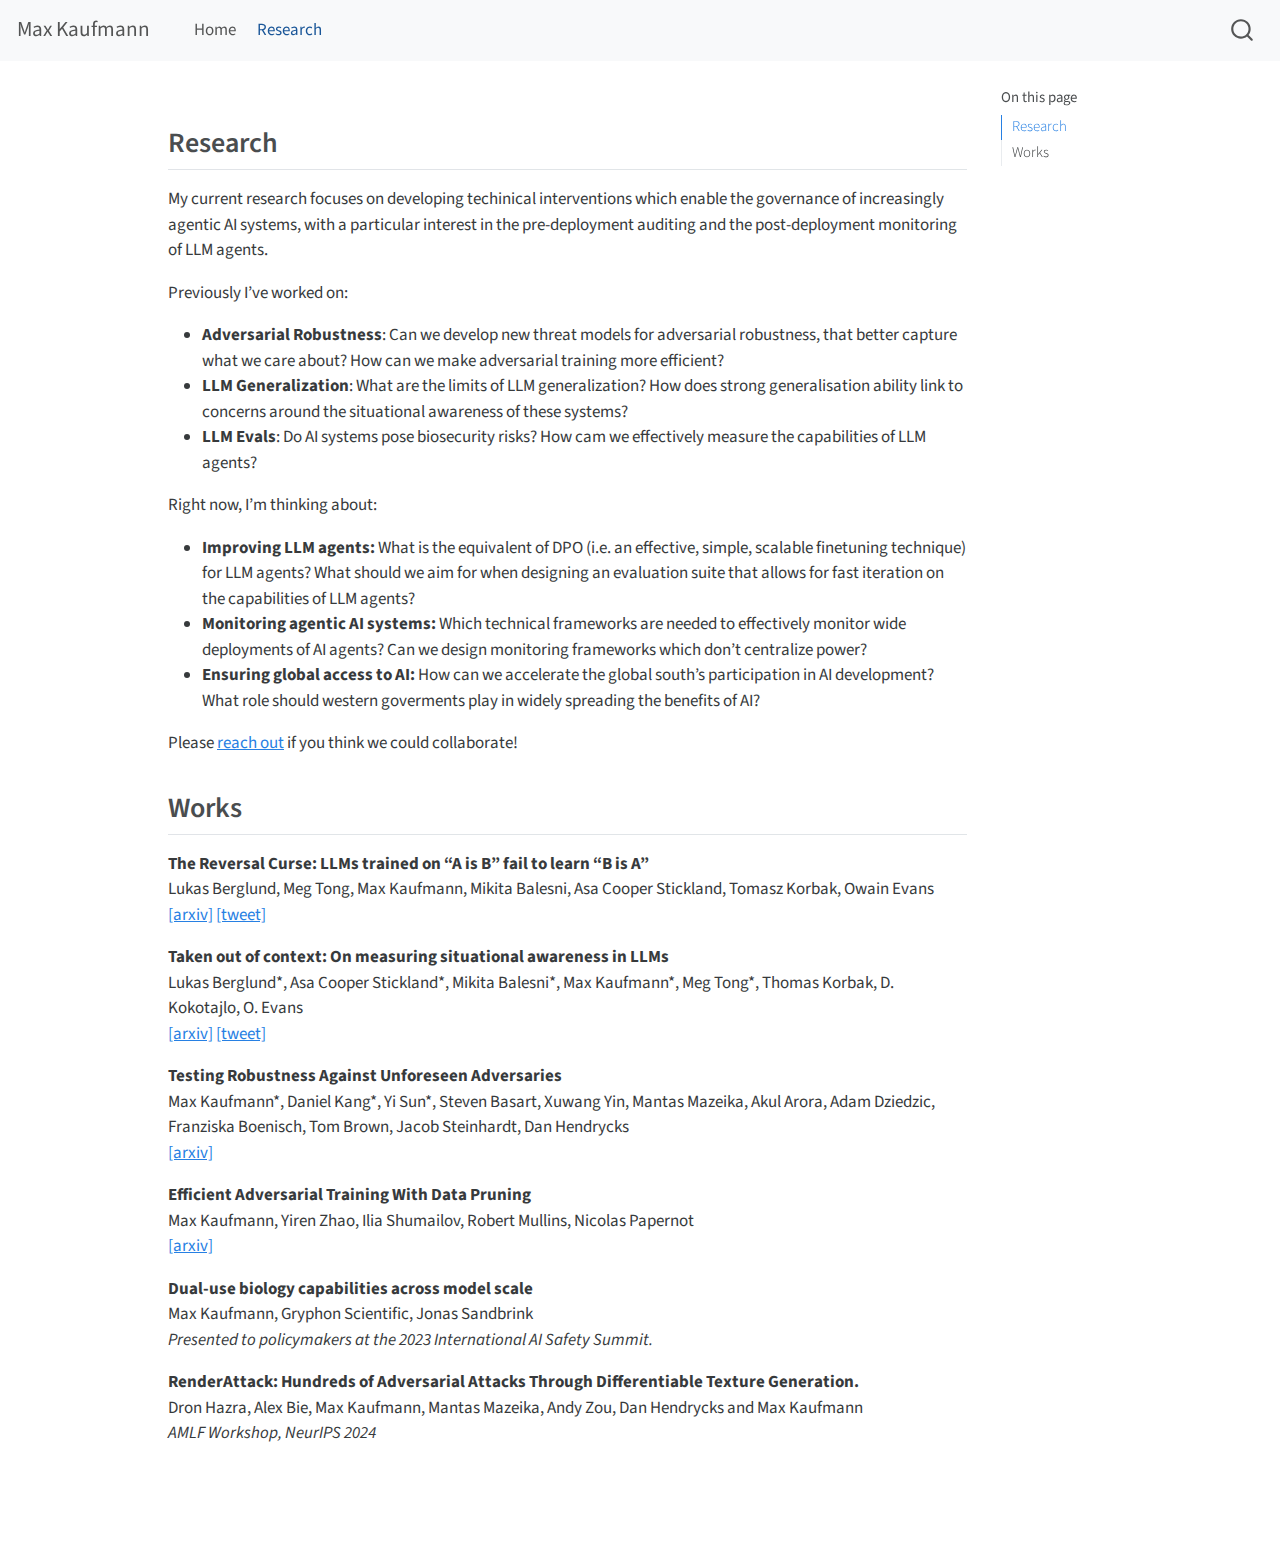
<file: research/index.html>
<!DOCTYPE html>
<html xmlns="http://www.w3.org/1999/xhtml" lang="en" xml:lang="en"><head>

<meta charset="utf-8">
<meta name="generator" content="quarto-1.3.450">

<meta name="viewport" content="width=device-width, initial-scale=1.0, user-scalable=yes">


<title>Max Kaufmann – index</title>
<style>
code{white-space: pre-wrap;}
span.smallcaps{font-variant: small-caps;}
div.columns{display: flex; gap: min(4vw, 1.5em);}
div.column{flex: auto; overflow-x: auto;}
div.hanging-indent{margin-left: 1.5em; text-indent: -1.5em;}
ul.task-list{list-style: none;}
ul.task-list li input[type="checkbox"] {
  width: 0.8em;
  margin: 0 0.8em 0.2em -1em; /* quarto-specific, see https://github.com/quarto-dev/quarto-cli/issues/4556 */ 
  vertical-align: middle;
}
</style>


<script src="../site_libs/quarto-nav/quarto-nav.js"></script>
<script src="../site_libs/quarto-nav/headroom.min.js"></script>
<script src="../site_libs/clipboard/clipboard.min.js"></script>
<script src="../site_libs/quarto-search/autocomplete.umd.js"></script>
<script src="../site_libs/quarto-search/fuse.min.js"></script>
<script src="../site_libs/quarto-search/quarto-search.js"></script>
<meta name="quarto:offset" content="../">
<link href="../assets/favicon-32x32.png" rel="icon" type="image/png">
<script src="../site_libs/quarto-html/quarto.js"></script>
<script src="../site_libs/quarto-html/popper.min.js"></script>
<script src="../site_libs/quarto-html/tippy.umd.min.js"></script>
<script src="../site_libs/quarto-html/anchor.min.js"></script>
<link href="../site_libs/quarto-html/tippy.css" rel="stylesheet">
<link href="../site_libs/quarto-html/quarto-syntax-highlighting.css" rel="stylesheet" id="quarto-text-highlighting-styles">
<script src="../site_libs/bootstrap/bootstrap.min.js"></script>
<link href="../site_libs/bootstrap/bootstrap-icons.css" rel="stylesheet">
<link href="../site_libs/bootstrap/bootstrap.min.css" rel="stylesheet" id="quarto-bootstrap" data-mode="light">
<script id="quarto-search-options" type="application/json">{
  "location": "navbar",
  "copy-button": false,
  "collapse-after": 3,
  "panel-placement": "end",
  "type": "overlay",
  "limit": 20,
  "language": {
    "search-no-results-text": "No results",
    "search-matching-documents-text": "matching documents",
    "search-copy-link-title": "Copy link to search",
    "search-hide-matches-text": "Hide additional matches",
    "search-more-match-text": "more match in this document",
    "search-more-matches-text": "more matches in this document",
    "search-clear-button-title": "Clear",
    "search-detached-cancel-button-title": "Cancel",
    "search-submit-button-title": "Submit",
    "search-label": "Search"
  }
}</script>
<script async="" src="https://www.googletagmanager.com/gtag/js?id=G-NETDZ7S4VE"></script>

<script type="text/javascript">

window.dataLayer = window.dataLayer || [];
function gtag(){dataLayer.push(arguments);}
gtag('js', new Date());
gtag('config', 'G-NETDZ7S4VE', { 'anonymize_ip': true});
</script>


<link rel="stylesheet" href="../styles.css">
</head>

<body class="nav-fixed">

<div id="quarto-search-results"></div>
  <header id="quarto-header" class="headroom fixed-top">
    <nav class="navbar navbar-expand-lg navbar-dark ">
      <div class="navbar-container container-fluid">
      <div class="navbar-brand-container">
    <a class="navbar-brand" href="../index.html">
    <span class="navbar-title">Max Kaufmann</span>
    </a>
  </div>
            <div id="quarto-search" class="" title="Search"></div>
          <button class="navbar-toggler" type="button" data-bs-toggle="collapse" data-bs-target="#navbarCollapse" aria-controls="navbarCollapse" aria-expanded="false" aria-label="Toggle navigation" onclick="if (window.quartoToggleHeadroom) { window.quartoToggleHeadroom(); }">
  <span class="navbar-toggler-icon"></span>
</button>
          <div class="collapse navbar-collapse" id="navbarCollapse">
            <ul class="navbar-nav navbar-nav-scroll me-auto">
  <li class="nav-item">
    <a class="nav-link" href="../index.html" rel="" target="">
 <span class="menu-text">Home</span></a>
  </li>  
  <li class="nav-item">
    <a class="nav-link active" href="../research/index.html" rel="" target="" aria-current="page">
 <span class="menu-text">Research</span></a>
  </li>  
</ul>
            <div class="quarto-navbar-tools ms-auto">
</div>
          </div> <!-- /navcollapse -->
      </div> <!-- /container-fluid -->
    </nav>
</header>
<!-- content -->
<div id="quarto-content" class="quarto-container page-columns page-rows-contents page-layout-article page-navbar">
<!-- sidebar -->
<!-- margin-sidebar -->
    <div id="quarto-margin-sidebar" class="sidebar margin-sidebar">
        <nav id="TOC" role="doc-toc" class="toc-active">
    <h2 id="toc-title">On this page</h2>
   
  <ul>
  <li><a href="#research" id="toc-research" class="nav-link active" data-scroll-target="#research">Research</a></li>
  <li><a href="#works" id="toc-works" class="nav-link" data-scroll-target="#works">Works</a></li>
  </ul>
</nav>
    </div>
<!-- main -->
<main class="content" id="quarto-document-content">



<section id="research" class="level2">
<h2 class="anchored" data-anchor-id="research">Research</h2>
<p>My current research focuses on developing techinical interventions which enable the governance of increasingly agentic AI systems, with a particular interest in the pre-deployment auditing and the post-deployment monitoring of LLM agents.</p>
<p>Previously I’ve worked on:</p>
<ul>
<li><strong>Adversarial Robustness</strong>: Can we develop new threat models for adversarial robustness, that better capture what we care about? How can we make adversarial training more efficient?</li>
<li><strong>LLM Generalization</strong>: What are the limits of LLM generalization? How does strong generalisation ability link to concerns around the situational awareness of these systems?</li>
<li><strong>LLM Evals</strong>: Do AI systems pose biosecurity risks? How cam we effectively measure the capabilities of LLM agents?</li>
</ul>
<p>Right now, I’m thinking about:</p>
<ul>
<li><strong>Improving LLM agents:</strong> What is the equivalent of DPO (i.e.&nbsp;an effective, simple, scalable finetuning technique) for LLM agents? What should we aim for when designing an evaluation suite that allows for fast iteration on the capabilities of LLM agents?</li>
<li><strong>Monitoring agentic AI systems:</strong> Which technical frameworks are needed to effectively monitor wide deployments of AI agents? Can we design monitoring frameworks which don’t centralize power?</li>
<li><strong>Ensuring global access to AI:</strong> How can we accelerate the global south’s participation in AI development? What role should western goverments play in widely spreading the benefits of AI?</li>
</ul>
<p>Please <a href="mailto:max.a.kaufmann@gmail.com">reach out</a> if you think we could collaborate!</p>
</section>
<section id="works" class="level2">
<h2 class="anchored" data-anchor-id="works">Works</h2>

<link rel="stylesheet" href="../site_libs/bootstrap/bootstrap.min.css">

<p><strong>The Reversal Curse: LLMs trained on “A is B” fail to learn “B is A”</strong><br> Lukas Berglund, Meg Tong, Max Kaufmann, Mikita Balesni, Asa Cooper Stickland, Tomasz Korbak, Owain Evans<br> <a href="https://arxiv.org/abs/2309.12288" target="_parent">[arxiv]</a> <a href="https://twitter.com/OwainEvans_UK/status/1698683186090537015" target="_parent">[tweet]</a><br></p>
<p><strong>Taken out of context: On measuring situational awareness in LLMs</strong><br> Lukas Berglund*, Asa Cooper Stickland*, Mikita Balesni*, Max Kaufmann*, Meg Tong*, Thomas Korbak, D. Kokotajlo, O. Evans<br> <a href="https://arxiv.org/abs/2309.00667" target="_parent">[arxiv]</a> <a href="https://x.com/OwainEvans_UK/status/1705285631520407821" target="_parent">[tweet]</a><br></p>
<p><strong>Testing Robustness Against Unforeseen Adversaries</strong><br> Max Kaufmann*, Daniel Kang*, Yi Sun*, Steven Basart, Xuwang Yin, Mantas Mazeika, Akul Arora, Adam Dziedzic, Franziska Boenisch, Tom Brown, Jacob Steinhardt, Dan Hendrycks<br> <a href="https://arxiv.org/abs/1908.08016" target="_parent">[arxiv]</a><br></p>
<p><strong>Efficient Adversarial Training With Data Pruning</strong><br> Max Kaufmann, Yiren Zhao, Ilia Shumailov, Robert Mullins, Nicolas Papernot<br> <a href="https://arxiv.org/abs/2207.00694" target="_parent">[arxiv]</a><br></p>
<p><strong>Dual-use biology capabilities across model scale</strong><br> Max Kaufmann, Gryphon Scientific, Jonas Sandbrink<br> <i>Presented to policymakers at the 2023 International AI Safety Summit.</i> <br></p>
<p><strong> RenderAttack: Hundreds of Adversarial Attacks Through Differentiable Texture Generation.</strong><br> Dron Hazra, Alex Bie, Max Kaufmann, Mantas Mazeika, Andy Zou, Dan Hendrycks and Max Kaufmann<br><i> AMLF Workshop, NeurIPS 2024 </i></p>


</section>

</main> <!-- /main -->
<script id="quarto-html-after-body" type="application/javascript">
window.document.addEventListener("DOMContentLoaded", function (event) {
  const toggleBodyColorMode = (bsSheetEl) => {
    const mode = bsSheetEl.getAttribute("data-mode");
    const bodyEl = window.document.querySelector("body");
    if (mode === "dark") {
      bodyEl.classList.add("quarto-dark");
      bodyEl.classList.remove("quarto-light");
    } else {
      bodyEl.classList.add("quarto-light");
      bodyEl.classList.remove("quarto-dark");
    }
  }
  const toggleBodyColorPrimary = () => {
    const bsSheetEl = window.document.querySelector("link#quarto-bootstrap");
    if (bsSheetEl) {
      toggleBodyColorMode(bsSheetEl);
    }
  }
  toggleBodyColorPrimary();  
  const icon = "";
  const anchorJS = new window.AnchorJS();
  anchorJS.options = {
    placement: 'right',
    icon: icon
  };
  anchorJS.add('.anchored');
  const isCodeAnnotation = (el) => {
    for (const clz of el.classList) {
      if (clz.startsWith('code-annotation-')) {                     
        return true;
      }
    }
    return false;
  }
  const clipboard = new window.ClipboardJS('.code-copy-button', {
    text: function(trigger) {
      const codeEl = trigger.previousElementSibling.cloneNode(true);
      for (const childEl of codeEl.children) {
        if (isCodeAnnotation(childEl)) {
          childEl.remove();
        }
      }
      return codeEl.innerText;
    }
  });
  clipboard.on('success', function(e) {
    // button target
    const button = e.trigger;
    // don't keep focus
    button.blur();
    // flash "checked"
    button.classList.add('code-copy-button-checked');
    var currentTitle = button.getAttribute("title");
    button.setAttribute("title", "Copied!");
    let tooltip;
    if (window.bootstrap) {
      button.setAttribute("data-bs-toggle", "tooltip");
      button.setAttribute("data-bs-placement", "left");
      button.setAttribute("data-bs-title", "Copied!");
      tooltip = new bootstrap.Tooltip(button, 
        { trigger: "manual", 
          customClass: "code-copy-button-tooltip",
          offset: [0, -8]});
      tooltip.show();    
    }
    setTimeout(function() {
      if (tooltip) {
        tooltip.hide();
        button.removeAttribute("data-bs-title");
        button.removeAttribute("data-bs-toggle");
        button.removeAttribute("data-bs-placement");
      }
      button.setAttribute("title", currentTitle);
      button.classList.remove('code-copy-button-checked');
    }, 1000);
    // clear code selection
    e.clearSelection();
  });
  function tippyHover(el, contentFn) {
    const config = {
      allowHTML: true,
      content: contentFn,
      maxWidth: 500,
      delay: 100,
      arrow: false,
      appendTo: function(el) {
          return el.parentElement;
      },
      interactive: true,
      interactiveBorder: 10,
      theme: 'quarto',
      placement: 'bottom-start'
    };
    window.tippy(el, config); 
  }
  const noterefs = window.document.querySelectorAll('a[role="doc-noteref"]');
  for (var i=0; i<noterefs.length; i++) {
    const ref = noterefs[i];
    tippyHover(ref, function() {
      // use id or data attribute instead here
      let href = ref.getAttribute('data-footnote-href') || ref.getAttribute('href');
      try { href = new URL(href).hash; } catch {}
      const id = href.replace(/^#\/?/, "");
      const note = window.document.getElementById(id);
      return note.innerHTML;
    });
  }
      let selectedAnnoteEl;
      const selectorForAnnotation = ( cell, annotation) => {
        let cellAttr = 'data-code-cell="' + cell + '"';
        let lineAttr = 'data-code-annotation="' +  annotation + '"';
        const selector = 'span[' + cellAttr + '][' + lineAttr + ']';
        return selector;
      }
      const selectCodeLines = (annoteEl) => {
        const doc = window.document;
        const targetCell = annoteEl.getAttribute("data-target-cell");
        const targetAnnotation = annoteEl.getAttribute("data-target-annotation");
        const annoteSpan = window.document.querySelector(selectorForAnnotation(targetCell, targetAnnotation));
        const lines = annoteSpan.getAttribute("data-code-lines").split(",");
        const lineIds = lines.map((line) => {
          return targetCell + "-" + line;
        })
        let top = null;
        let height = null;
        let parent = null;
        if (lineIds.length > 0) {
            //compute the position of the single el (top and bottom and make a div)
            const el = window.document.getElementById(lineIds[0]);
            top = el.offsetTop;
            height = el.offsetHeight;
            parent = el.parentElement.parentElement;
          if (lineIds.length > 1) {
            const lastEl = window.document.getElementById(lineIds[lineIds.length - 1]);
            const bottom = lastEl.offsetTop + lastEl.offsetHeight;
            height = bottom - top;
          }
          if (top !== null && height !== null && parent !== null) {
            // cook up a div (if necessary) and position it 
            let div = window.document.getElementById("code-annotation-line-highlight");
            if (div === null) {
              div = window.document.createElement("div");
              div.setAttribute("id", "code-annotation-line-highlight");
              div.style.position = 'absolute';
              parent.appendChild(div);
            }
            div.style.top = top - 2 + "px";
            div.style.height = height + 4 + "px";
            let gutterDiv = window.document.getElementById("code-annotation-line-highlight-gutter");
            if (gutterDiv === null) {
              gutterDiv = window.document.createElement("div");
              gutterDiv.setAttribute("id", "code-annotation-line-highlight-gutter");
              gutterDiv.style.position = 'absolute';
              const codeCell = window.document.getElementById(targetCell);
              const gutter = codeCell.querySelector('.code-annotation-gutter');
              gutter.appendChild(gutterDiv);
            }
            gutterDiv.style.top = top - 2 + "px";
            gutterDiv.style.height = height + 4 + "px";
          }
          selectedAnnoteEl = annoteEl;
        }
      };
      const unselectCodeLines = () => {
        const elementsIds = ["code-annotation-line-highlight", "code-annotation-line-highlight-gutter"];
        elementsIds.forEach((elId) => {
          const div = window.document.getElementById(elId);
          if (div) {
            div.remove();
          }
        });
        selectedAnnoteEl = undefined;
      };
      // Attach click handler to the DT
      const annoteDls = window.document.querySelectorAll('dt[data-target-cell]');
      for (const annoteDlNode of annoteDls) {
        annoteDlNode.addEventListener('click', (event) => {
          const clickedEl = event.target;
          if (clickedEl !== selectedAnnoteEl) {
            unselectCodeLines();
            const activeEl = window.document.querySelector('dt[data-target-cell].code-annotation-active');
            if (activeEl) {
              activeEl.classList.remove('code-annotation-active');
            }
            selectCodeLines(clickedEl);
            clickedEl.classList.add('code-annotation-active');
          } else {
            // Unselect the line
            unselectCodeLines();
            clickedEl.classList.remove('code-annotation-active');
          }
        });
      }
  const findCites = (el) => {
    const parentEl = el.parentElement;
    if (parentEl) {
      const cites = parentEl.dataset.cites;
      if (cites) {
        return {
          el,
          cites: cites.split(' ')
        };
      } else {
        return findCites(el.parentElement)
      }
    } else {
      return undefined;
    }
  };
  var bibliorefs = window.document.querySelectorAll('a[role="doc-biblioref"]');
  for (var i=0; i<bibliorefs.length; i++) {
    const ref = bibliorefs[i];
    const citeInfo = findCites(ref);
    if (citeInfo) {
      tippyHover(citeInfo.el, function() {
        var popup = window.document.createElement('div');
        citeInfo.cites.forEach(function(cite) {
          var citeDiv = window.document.createElement('div');
          citeDiv.classList.add('hanging-indent');
          citeDiv.classList.add('csl-entry');
          var biblioDiv = window.document.getElementById('ref-' + cite);
          if (biblioDiv) {
            citeDiv.innerHTML = biblioDiv.innerHTML;
          }
          popup.appendChild(citeDiv);
        });
        return popup.innerHTML;
      });
    }
  }
});
</script>
</div> <!-- /content -->



</body></html>
</file>
<file: site_libs/quarto-html/tippy.css>
.tippy-box[data-animation=fade][data-state=hidden]{opacity:0}[data-tippy-root]{max-width:calc(100vw - 10px)}.tippy-box{position:relative;background-color:#333;color:#fff;border-radius:4px;font-size:14px;line-height:1.4;white-space:normal;outline:0;transition-property:transform,visibility,opacity}.tippy-box[data-placement^=top]>.tippy-arrow{bottom:0}.tippy-box[data-placement^=top]>.tippy-arrow:before{bottom:-7px;left:0;border-width:8px 8px 0;border-top-color:initial;transform-origin:center top}.tippy-box[data-placement^=bottom]>.tippy-arrow{top:0}.tippy-box[data-placement^=bottom]>.tippy-arrow:before{top:-7px;left:0;border-width:0 8px 8px;border-bottom-color:initial;transform-origin:center bottom}.tippy-box[data-placement^=left]>.tippy-arrow{right:0}.tippy-box[data-placement^=left]>.tippy-arrow:before{border-width:8px 0 8px 8px;border-left-color:initial;right:-7px;transform-origin:center left}.tippy-box[data-placement^=right]>.tippy-arrow{left:0}.tippy-box[data-placement^=right]>.tippy-arrow:before{left:-7px;border-width:8px 8px 8px 0;border-right-color:initial;transform-origin:center right}.tippy-box[data-inertia][data-state=visible]{transition-timing-function:cubic-bezier(.54,1.5,.38,1.11)}.tippy-arrow{width:16px;height:16px;color:#333}.tippy-arrow:before{content:"";position:absolute;border-color:transparent;border-style:solid}.tippy-content{position:relative;padding:5px 9px;z-index:1}
</file>
<file: site_libs/quarto-html/quarto-syntax-highlighting.css>
/* quarto syntax highlight colors */
:root {
  --quarto-hl-ot-color: #003B4F;
  --quarto-hl-at-color: #657422;
  --quarto-hl-ss-color: #20794D;
  --quarto-hl-an-color: #5E5E5E;
  --quarto-hl-fu-color: #4758AB;
  --quarto-hl-st-color: #20794D;
  --quarto-hl-cf-color: #003B4F;
  --quarto-hl-op-color: #5E5E5E;
  --quarto-hl-er-color: #AD0000;
  --quarto-hl-bn-color: #AD0000;
  --quarto-hl-al-color: #AD0000;
  --quarto-hl-va-color: #111111;
  --quarto-hl-bu-color: inherit;
  --quarto-hl-ex-color: inherit;
  --quarto-hl-pp-color: #AD0000;
  --quarto-hl-in-color: #5E5E5E;
  --quarto-hl-vs-color: #20794D;
  --quarto-hl-wa-color: #5E5E5E;
  --quarto-hl-do-color: #5E5E5E;
  --quarto-hl-im-color: #00769E;
  --quarto-hl-ch-color: #20794D;
  --quarto-hl-dt-color: #AD0000;
  --quarto-hl-fl-color: #AD0000;
  --quarto-hl-co-color: #5E5E5E;
  --quarto-hl-cv-color: #5E5E5E;
  --quarto-hl-cn-color: #8f5902;
  --quarto-hl-sc-color: #5E5E5E;
  --quarto-hl-dv-color: #AD0000;
  --quarto-hl-kw-color: #003B4F;
}

/* other quarto variables */
:root {
  --quarto-font-monospace: SFMono-Regular, Menlo, Monaco, Consolas, "Liberation Mono", "Courier New", monospace;
}

pre > code.sourceCode > span {
  color: #003B4F;
}

code span {
  color: #003B4F;
}

code.sourceCode > span {
  color: #003B4F;
}

div.sourceCode,
div.sourceCode pre.sourceCode {
  color: #003B4F;
}

code span.ot {
  color: #003B4F;
  font-style: inherit;
}

code span.at {
  color: #657422;
  font-style: inherit;
}

code span.ss {
  color: #20794D;
  font-style: inherit;
}

code span.an {
  color: #5E5E5E;
  font-style: inherit;
}

code span.fu {
  color: #4758AB;
  font-style: inherit;
}

code span.st {
  color: #20794D;
  font-style: inherit;
}

code span.cf {
  color: #003B4F;
  font-style: inherit;
}

code span.op {
  color: #5E5E5E;
  font-style: inherit;
}

code span.er {
  color: #AD0000;
  font-style: inherit;
}

code span.bn {
  color: #AD0000;
  font-style: inherit;
}

code span.al {
  color: #AD0000;
  font-style: inherit;
}

code span.va {
  color: #111111;
  font-style: inherit;
}

code span.bu {
  font-style: inherit;
}

code span.ex {
  font-style: inherit;
}

code span.pp {
  color: #AD0000;
  font-style: inherit;
}

code span.in {
  color: #5E5E5E;
  font-style: inherit;
}

code span.vs {
  color: #20794D;
  font-style: inherit;
}

code span.wa {
  color: #5E5E5E;
  font-style: italic;
}

code span.do {
  color: #5E5E5E;
  font-style: italic;
}

code span.im {
  color: #00769E;
  font-style: inherit;
}

code span.ch {
  color: #20794D;
  font-style: inherit;
}

code span.dt {
  color: #AD0000;
  font-style: inherit;
}

code span.fl {
  color: #AD0000;
  font-style: inherit;
}

code span.co {
  color: #5E5E5E;
  font-style: inherit;
}

code span.cv {
  color: #5E5E5E;
  font-style: italic;
}

code span.cn {
  color: #8f5902;
  font-style: inherit;
}

code span.sc {
  color: #5E5E5E;
  font-style: inherit;
}

code span.dv {
  color: #AD0000;
  font-style: inherit;
}

code span.kw {
  color: #003B4F;
  font-style: inherit;
}

.prevent-inlining {
  content: "</";
}

/*# sourceMappingURL=debc5d5d77c3f9108843748ff7464032.css.map */
</file>
<file: styles.css>
/* css styles */
</file>
